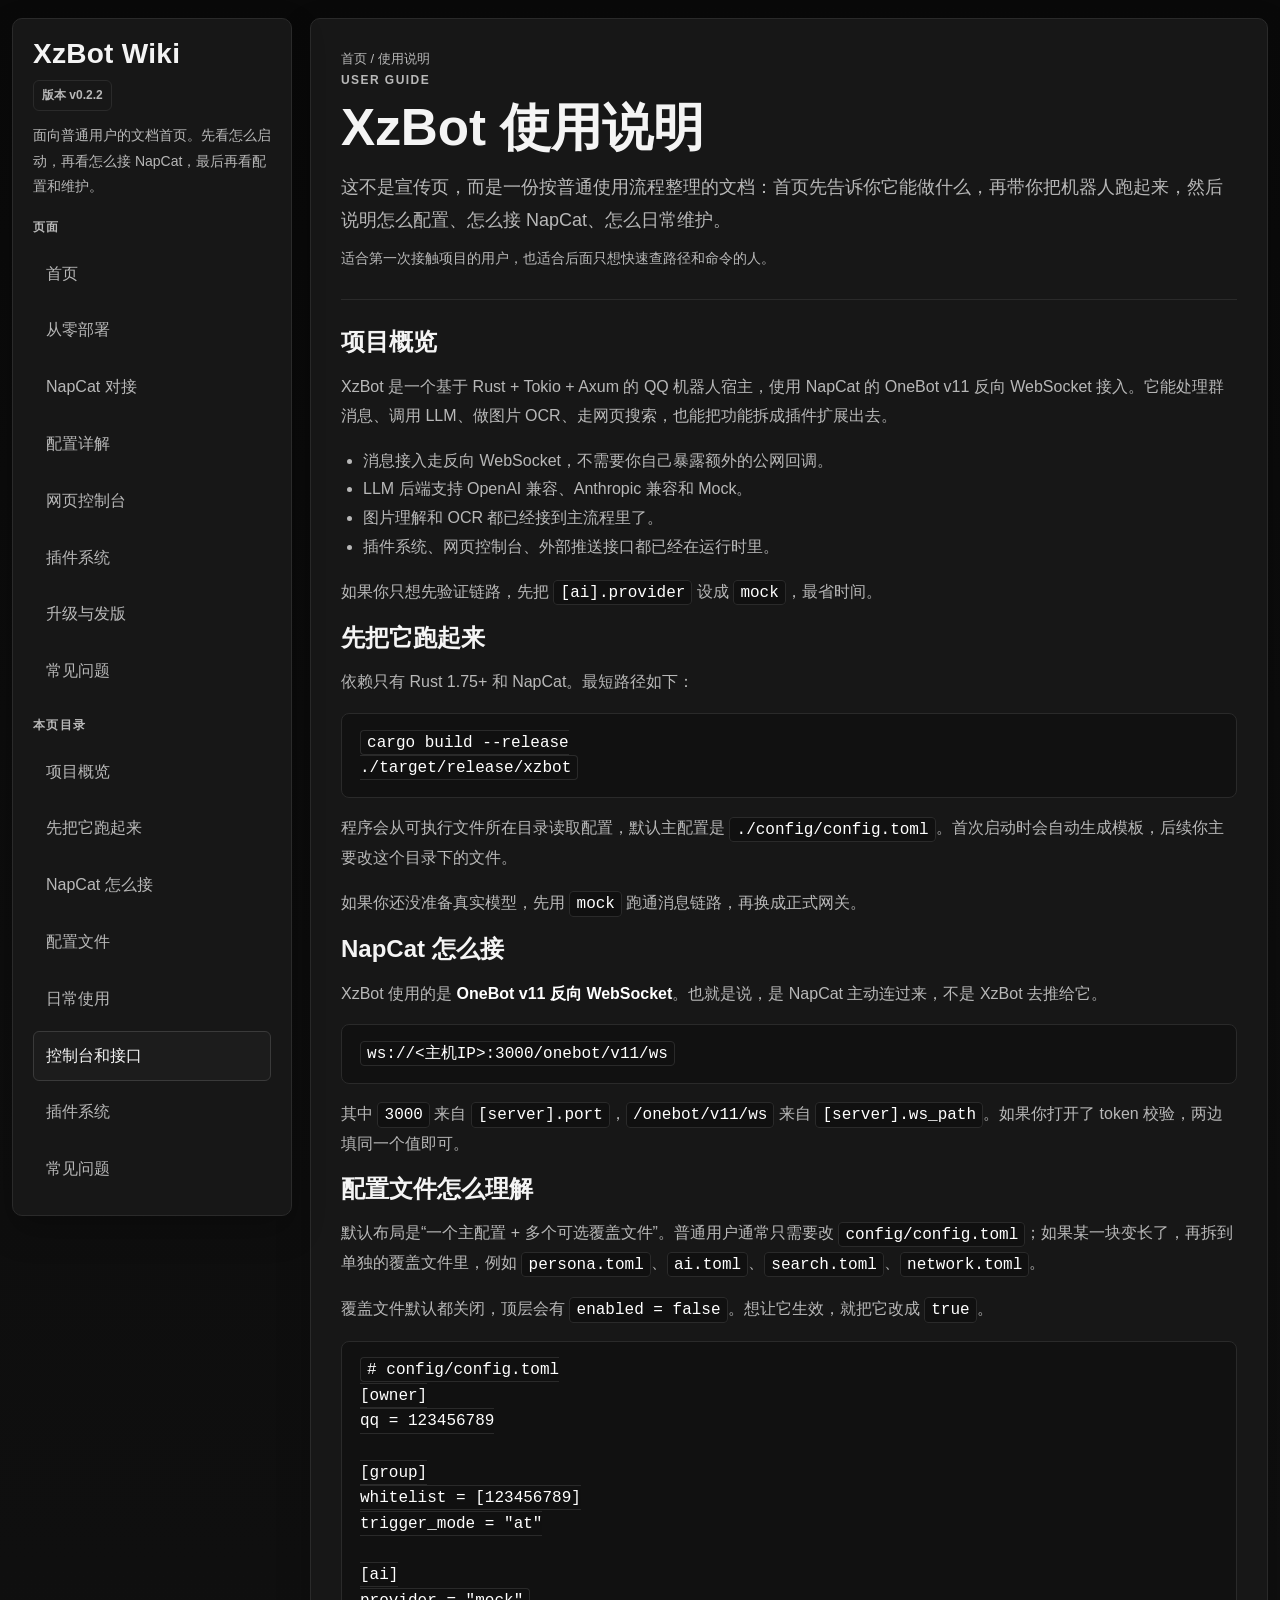
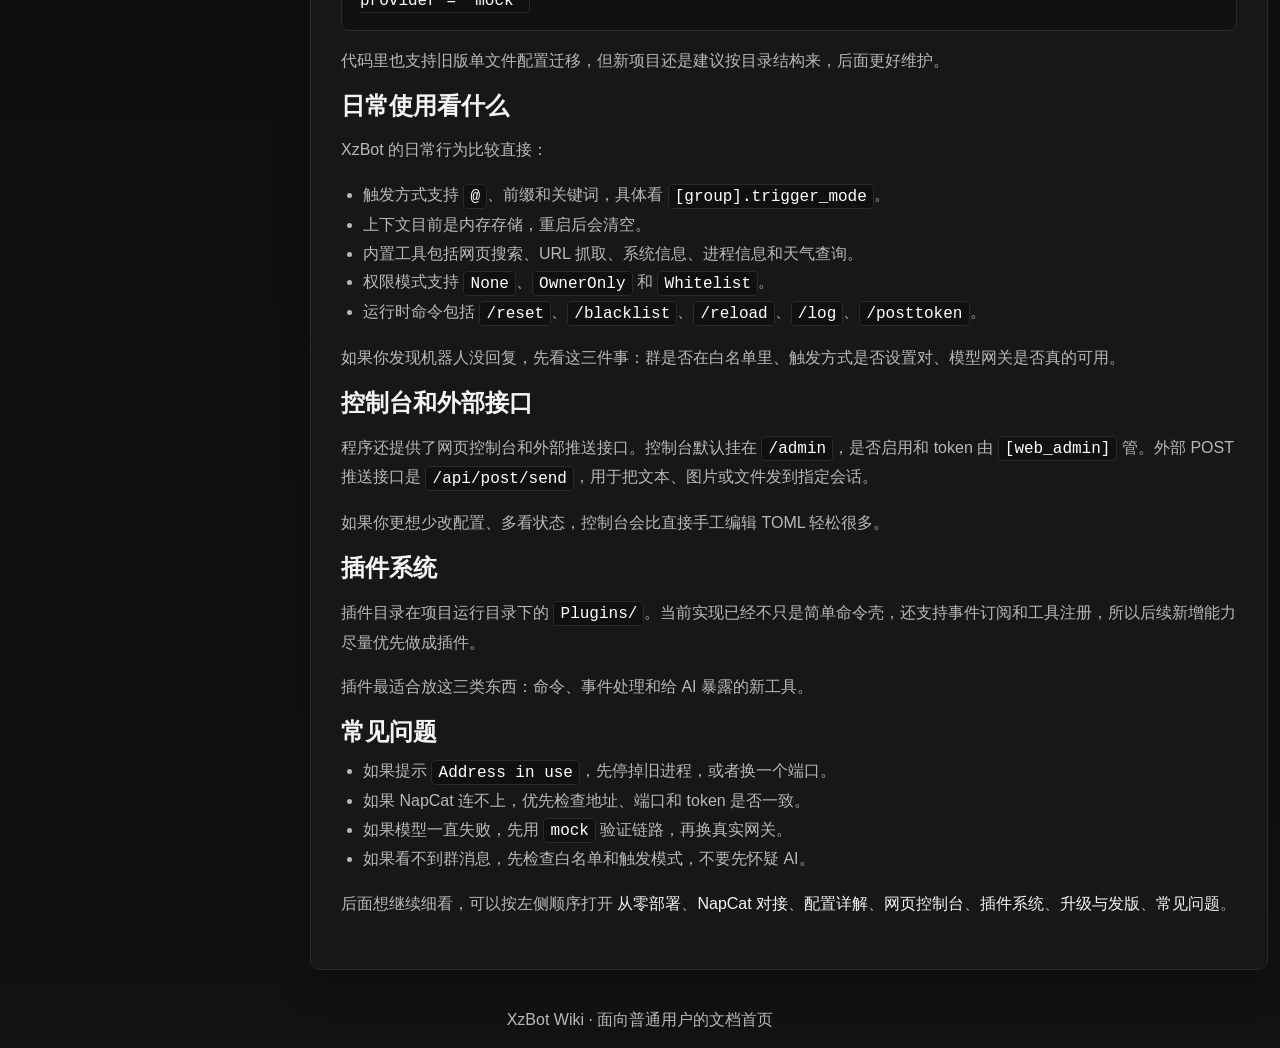
<file: docs/index.html>
<!doctype html>
<html lang="zh-CN">
<head>
  <meta charset="utf-8" />
  <meta name="viewport" content="width=device-width, initial-scale=1" />
  <title>XzBot 使用说明 · XzBot Wiki</title>
  <meta name="description" content="XzBot 面向普通用户的文档首页：先把机器人跑起来，再对接 NapCat、配置系统、查看控制台和插件。" />
  <link rel="stylesheet" href="assets/site.css" />
  <script defer src="assets/site.js"></script>
</head>
<body>
  <div class="layout">
    <aside class="sidebar">
      <div class="brand">XzBot Wiki</div>
      <div class="version">版本 v0.2.2</div>
      <div class="desc">面向普通用户的文档首页。先看怎么启动，再看怎么接 NapCat，最后再看配置和维护。</div>

      <div class="nav-title">页面</div>
      <nav class="nav-group">
        <a class="nav-link" href="index.html" data-nav="/XzBot/">首页</a>
        <a class="nav-link" href="getting-started/" data-nav="/XzBot/getting-started/">从零部署</a>
        <a class="nav-link" href="napcat/" data-nav="/XzBot/napcat/">NapCat 对接</a>
        <a class="nav-link" href="configuration/" data-nav="/XzBot/configuration/">配置详解</a>
        <a class="nav-link" href="console/" data-nav="/XzBot/console/">网页控制台</a>
        <a class="nav-link" href="plugins/" data-nav="/XzBot/plugins/">插件系统</a>
        <a class="nav-link" href="release/" data-nav="/XzBot/release/">升级与发版</a>
        <a class="nav-link" href="faq/" data-nav="/XzBot/faq/">常见问题</a>
      </nav>

      <div class="nav-title">本页目录</div>
      <nav class="nav-group">
        <a class="nav-link" href="#overview" data-section="overview">项目概览</a>
        <a class="nav-link" href="#install" data-section="install">先把它跑起来</a>
        <a class="nav-link" href="#napcat" data-section="napcat">NapCat 怎么接</a>
        <a class="nav-link" href="#config" data-section="config">配置文件</a>
        <a class="nav-link" href="#runtime" data-section="runtime">日常使用</a>
        <a class="nav-link" href="#console" data-section="console">控制台和接口</a>
        <a class="nav-link" href="#plugins" data-section="plugins">插件系统</a>
        <a class="nav-link" href="#faq" data-section="faq">常见问题</a>
      </nav>
    </aside>

    <main class="main">
      <article class="doc">
        <div class="breadcrumb">首页 / 使用说明</div>
        <div class="kicker">User Guide</div>
        <h1>XzBot 使用说明</h1>
        <p class="lead">这不是宣传页，而是一份按普通使用流程整理的文档：首页先告诉你它能做什么，再带你把机器人跑起来，然后说明怎么配置、怎么接 NapCat、怎么日常维护。</p>
        <p class="meta">适合第一次接触项目的用户，也适合后面只想快速查路径和命令的人。</p>

        <hr />

        <section>
          <h2 id="overview">项目概览</h2>
          <p>XzBot 是一个基于 Rust + Tokio + Axum 的 QQ 机器人宿主，使用 NapCat 的 OneBot v11 反向 WebSocket 接入。它能处理群消息、调用 LLM、做图片 OCR、走网页搜索，也能把功能拆成插件扩展出去。</p>
          <ul>
            <li>消息接入走反向 WebSocket，不需要你自己暴露额外的公网回调。</li>
            <li>LLM 后端支持 OpenAI 兼容、Anthropic 兼容和 Mock。</li>
            <li>图片理解和 OCR 都已经接到主流程里了。</li>
            <li>插件系统、网页控制台、外部推送接口都已经在运行时里。</li>
          </ul>
          <p>如果你只想先验证链路，先把 <code>[ai].provider</code> 设成 <code>mock</code>，最省时间。</p>
        </section>

        <section>
          <h2 id="install">先把它跑起来</h2>
          <p>依赖只有 Rust 1.75+ 和 NapCat。最短路径如下：</p>
          <pre><code>cargo build --release
./target/release/xzbot</code></pre>
          <p>程序会从可执行文件所在目录读取配置，默认主配置是 <code>./config/config.toml</code>。首次启动时会自动生成模板，后续你主要改这个目录下的文件。</p>
          <p>如果你还没准备真实模型，先用 <code>mock</code> 跑通消息链路，再换成正式网关。</p>
        </section>

        <section>
          <h2 id="napcat">NapCat 怎么接</h2>
          <p>XzBot 使用的是 <strong>OneBot v11 反向 WebSocket</strong>。也就是说，是 NapCat 主动连过来，不是 XzBot 去推给它。</p>
          <pre><code>ws://&lt;主机IP&gt;:3000/onebot/v11/ws</code></pre>
          <p>其中 <code>3000</code> 来自 <code>[server].port</code>，<code>/onebot/v11/ws</code> 来自 <code>[server].ws_path</code>。如果你打开了 token 校验，两边填同一个值即可。</p>
        </section>

        <section>
          <h2 id="config">配置文件怎么理解</h2>
          <p>默认布局是“一个主配置 + 多个可选覆盖文件”。普通用户通常只需要改 <code>config/config.toml</code>；如果某一块变长了，再拆到单独的覆盖文件里，例如 <code>persona.toml</code>、<code>ai.toml</code>、<code>search.toml</code>、<code>network.toml</code>。</p>
          <p>覆盖文件默认都关闭，顶层会有 <code>enabled = false</code>。想让它生效，就把它改成 <code>true</code>。</p>
          <pre><code># config/config.toml
[owner]
qq = 123456789

[group]
whitelist = [123456789]
trigger_mode = "at"

[ai]
provider = "mock"</code></pre>
          <p>代码里也支持旧版单文件配置迁移，但新项目还是建议按目录结构来，后面更好维护。</p>
        </section>

        <section>
          <h2 id="runtime">日常使用看什么</h2>
          <p>XzBot 的日常行为比较直接：</p>
          <ul>
            <li>触发方式支持 <code>@</code>、前缀和关键词，具体看 <code>[group].trigger_mode</code>。</li>
            <li>上下文目前是内存存储，重启后会清空。</li>
            <li>内置工具包括网页搜索、URL 抓取、系统信息、进程信息和天气查询。</li>
            <li>权限模式支持 <code>None</code>、<code>OwnerOnly</code> 和 <code>Whitelist</code>。</li>
            <li>运行时命令包括 <code>/reset</code>、<code>/blacklist</code>、<code>/reload</code>、<code>/log</code>、<code>/posttoken</code>。</li>
          </ul>
          <p>如果你发现机器人没回复，先看这三件事：群是否在白名单里、触发方式是否设置对、模型网关是否真的可用。</p>
        </section>

        <section>
          <h2 id="console">控制台和外部接口</h2>
          <p>程序还提供了网页控制台和外部推送接口。控制台默认挂在 <code>/admin</code>，是否启用和 token 由 <code>[web_admin]</code> 管。外部 POST 推送接口是 <code>/api/post/send</code>，用于把文本、图片或文件发到指定会话。</p>
          <p>如果你更想少改配置、多看状态，控制台会比直接手工编辑 TOML 轻松很多。</p>
        </section>

        <section>
          <h2 id="plugins">插件系统</h2>
          <p>插件目录在项目运行目录下的 <code>Plugins/</code>。当前实现已经不只是简单命令壳，还支持事件订阅和工具注册，所以后续新增能力尽量优先做成插件。</p>
          <p>插件最适合放这三类东西：命令、事件处理和给 AI 暴露的新工具。</p>
        </section>

        <section>
          <h2 id="faq">常见问题</h2>
          <ul>
            <li>如果提示 <code>Address in use</code>，先停掉旧进程，或者换一个端口。</li>
            <li>如果 NapCat 连不上，优先检查地址、端口和 token 是否一致。</li>
            <li>如果模型一直失败，先用 <code>mock</code> 验证链路，再换真实网关。</li>
            <li>如果看不到群消息，先检查白名单和触发模式，不要先怀疑 AI。</li>
          </ul>
          <p>后面想继续细看，可以按左侧顺序打开 <a href="getting-started/">从零部署</a>、<a href="napcat/">NapCat 对接</a>、<a href="configuration/">配置详解</a>、<a href="console/">网页控制台</a>、<a href="plugins/">插件系统</a>、<a href="release/">升级与发版</a>、<a href="faq/">常见问题</a>。</p>
        </section>
      </article>
    </main>
  </div>
  <div class="footer">XzBot Wiki · 面向普通用户的文档首页</div>
</body>
</html>
</file>
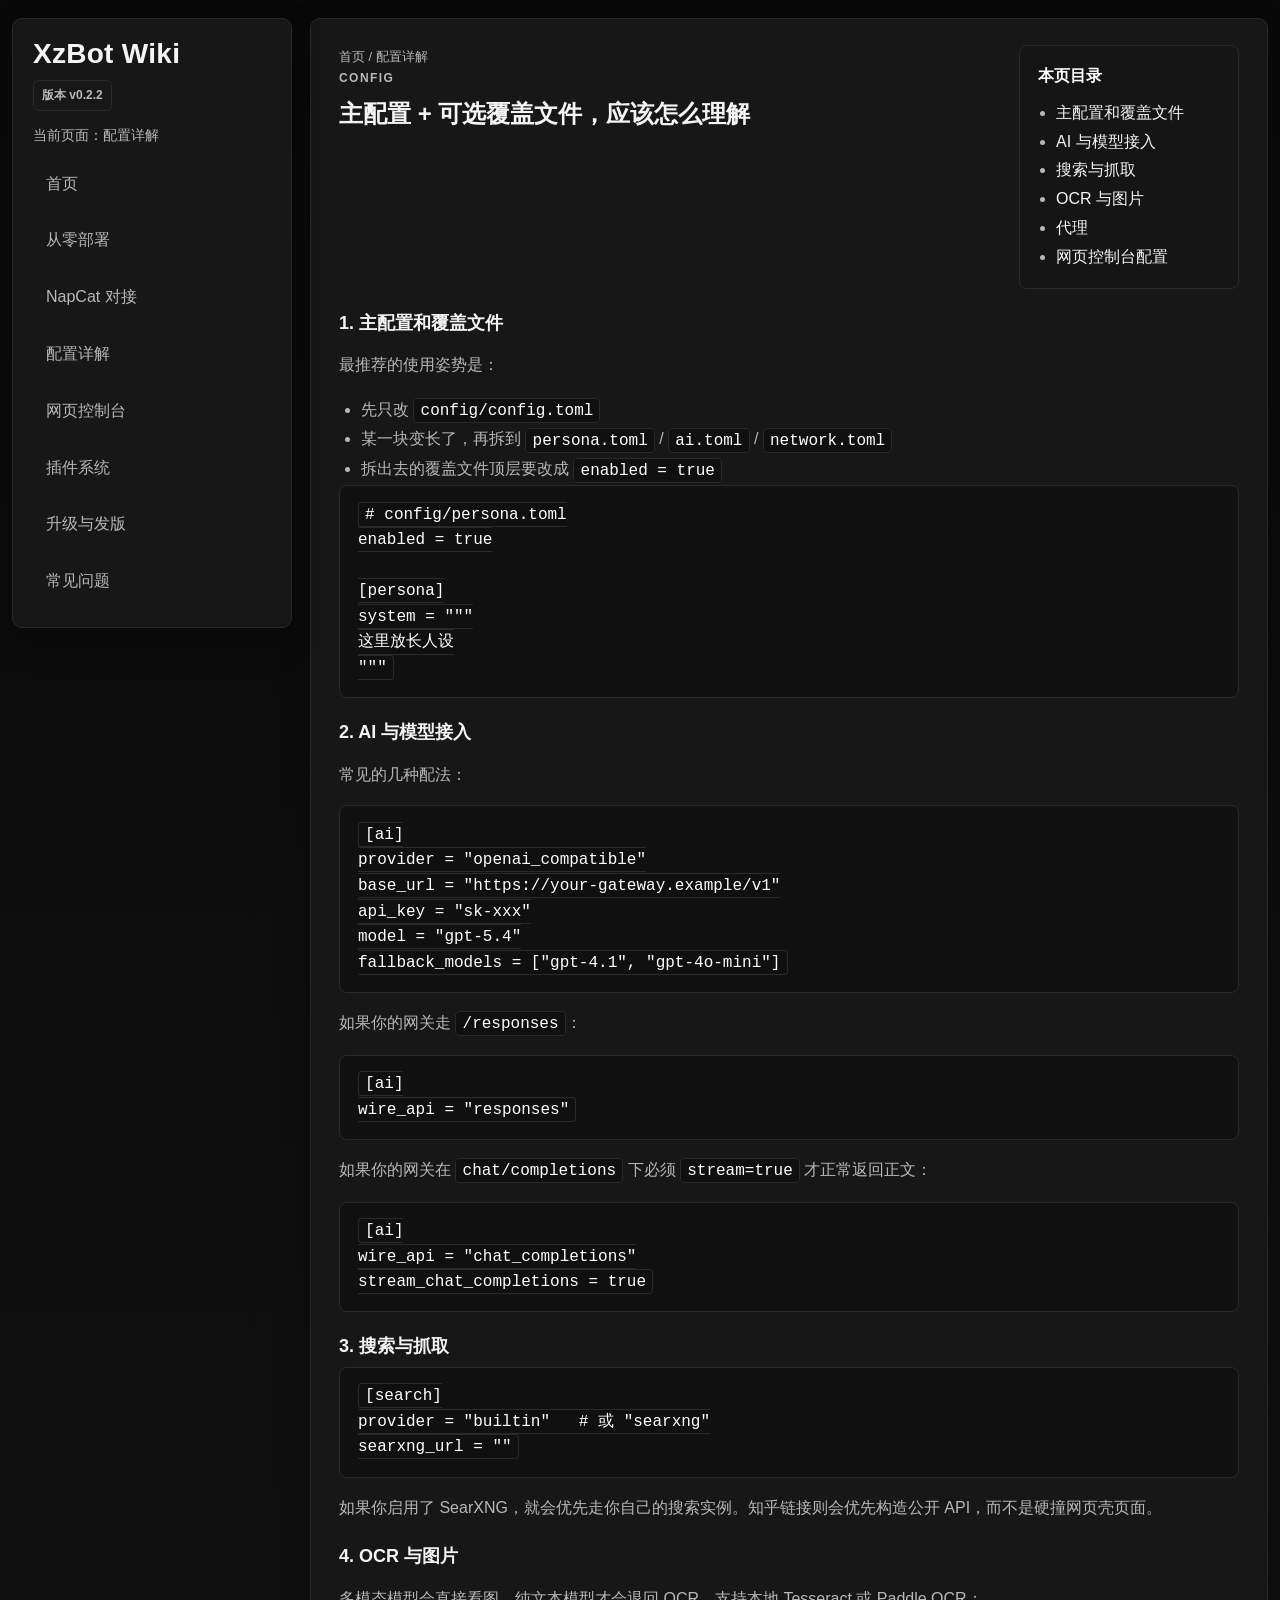
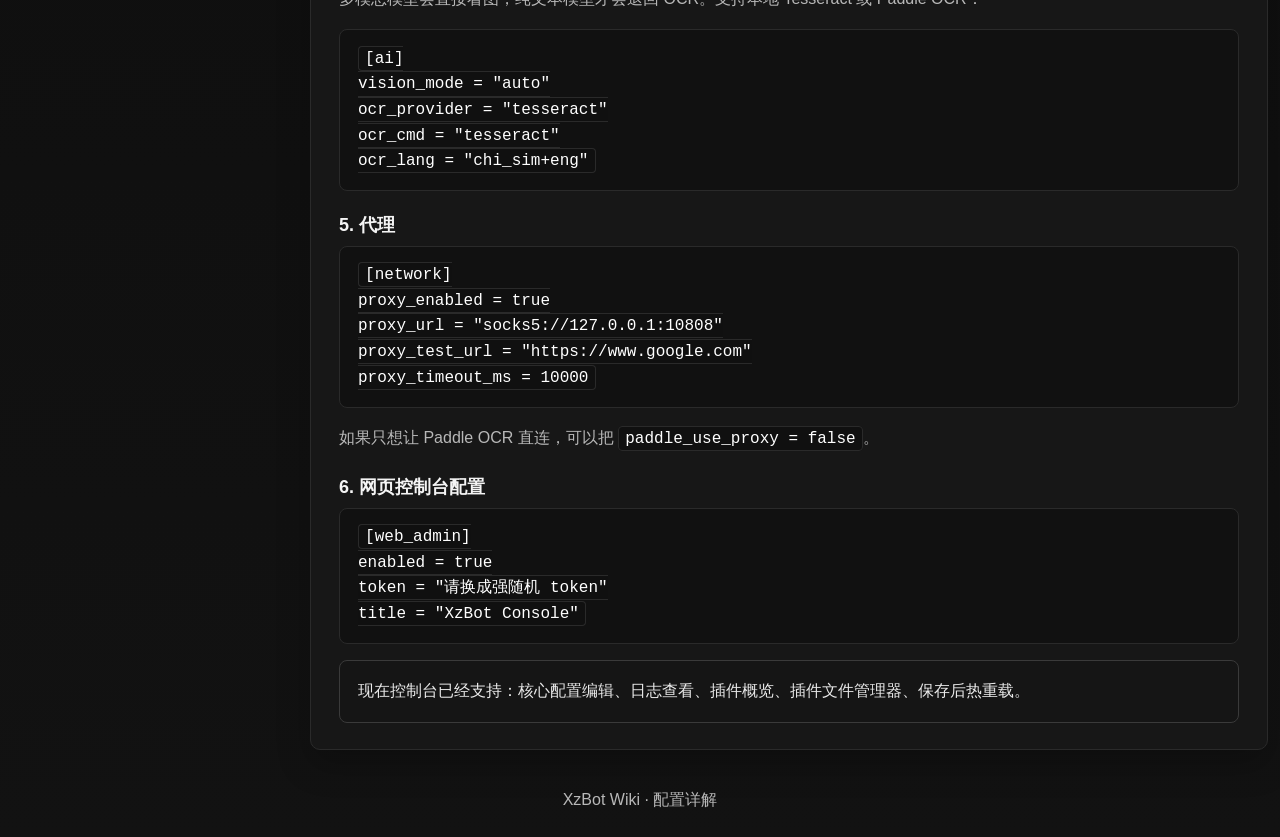
<file: docs/configuration/index.html>
<!doctype html>
<html lang="zh-CN">
<head>
  <meta charset="utf-8" />
  <meta name="viewport" content="width=device-width, initial-scale=1" />
  <title>配置详解 · XzBot Wiki</title>
  <link rel="stylesheet" href="../assets/site.css" />
  <script defer src="../assets/site.js"></script>
</head>
<body>
  <div class="layout">
    <aside class="sidebar">
      <div class="brand">XzBot Wiki</div>
      <div class="version">版本 v0.2.2</div>
      <div class="desc">当前页面：配置详解</div>
      <nav class="nav-group">
        <a class="nav-link" href="../">首页</a>
        <a class="nav-link" href="../getting-started/">从零部署</a>
        <a class="nav-link" href="../napcat/">NapCat 对接</a>
        <a class="nav-link" href="./" data-nav="/XzBot/configuration/">配置详解</a>
        <a class="nav-link" href="../console/">网页控制台</a>
        <a class="nav-link" href="../plugins/">插件系统</a>
        <a class="nav-link" href="../release/">升级与发版</a>
        <a class="nav-link" href="../faq/">常见问题</a>
      </nav>
    </aside>
    <main class="main">
      <section class="panel">
        <div class="page-head">
          <div>
            <div class="breadcrumb">首页 / 配置详解</div>
            <div class="kicker">Config</div>
            <h2>主配置 + 可选覆盖文件，应该怎么理解</h2>
          </div>
          <div class="toc">
            <strong>本页目录</strong>
            <ul>
              <li><a href="#main">主配置和覆盖文件</a></li>
              <li><a href="#ai">AI 与模型接入</a></li>
              <li><a href="#search">搜索与抓取</a></li>
              <li><a href="#ocr">OCR 与图片</a></li>
              <li><a href="#network">代理</a></li>
              <li><a href="#web-admin">网页控制台配置</a></li>
            </ul>
          </div>
        </div>

        <h3 id="main">1. 主配置和覆盖文件</h3>
        <p>最推荐的使用姿势是：</p>
        <ul>
          <li>先只改 <code>config/config.toml</code></li>
          <li>某一块变长了，再拆到 <code>persona.toml</code> / <code>ai.toml</code> / <code>network.toml</code></li>
          <li>拆出去的覆盖文件顶层要改成 <code>enabled = true</code></li>
        </ul>
        <pre><code># config/persona.toml
enabled = true

[persona]
system = """
这里放长人设
"""</code></pre>

        <h3 id="ai">2. AI 与模型接入</h3>
        <p>常见的几种配法：</p>
        <pre><code>[ai]
provider = "openai_compatible"
base_url = "https://your-gateway.example/v1"
api_key = "sk-xxx"
model = "gpt-5.4"
fallback_models = ["gpt-4.1", "gpt-4o-mini"]</code></pre>
        <p>如果你的网关走 <code>/responses</code>：</p>
        <pre><code>[ai]
wire_api = "responses"</code></pre>
        <p>如果你的网关在 <code>chat/completions</code> 下必须 <code>stream=true</code> 才正常返回正文：</p>
        <pre><code>[ai]
wire_api = "chat_completions"
stream_chat_completions = true</code></pre>

        <h3 id="search">3. 搜索与抓取</h3>
        <pre><code>[search]
provider = "builtin"   # 或 "searxng"
searxng_url = ""</code></pre>
        <p>如果你启用了 SearXNG，就会优先走你自己的搜索实例。知乎链接则会优先构造公开 API，而不是硬撞网页壳页面。</p>

        <h3 id="ocr">4. OCR 与图片</h3>
        <p>多模态模型会直接看图，纯文本模型才会退回 OCR。支持本地 Tesseract 或 Paddle OCR：</p>
        <pre><code>[ai]
vision_mode = "auto"
ocr_provider = "tesseract"
ocr_cmd = "tesseract"
ocr_lang = "chi_sim+eng"</code></pre>

        <h3 id="network">5. 代理</h3>
        <pre><code>[network]
proxy_enabled = true
proxy_url = "socks5://127.0.0.1:10808"
proxy_test_url = "https://www.google.com"
proxy_timeout_ms = 10000</code></pre>
        <p>如果只想让 Paddle OCR 直连，可以把 <code>paddle_use_proxy = false</code>。</p>

        <h3 id="web-admin">6. 网页控制台配置</h3>
        <pre><code>[web_admin]
enabled = true
token = "请换成强随机 token"
title = "XzBot Console"</code></pre>
        <div class="callout">现在控制台已经支持：核心配置编辑、日志查看、插件概览、插件文件管理器、保存后热重载。</div>
      </section>
    </main>
  </div>
  <div class="footer">XzBot Wiki · 配置详解</div>
</body>
</html>
</file>
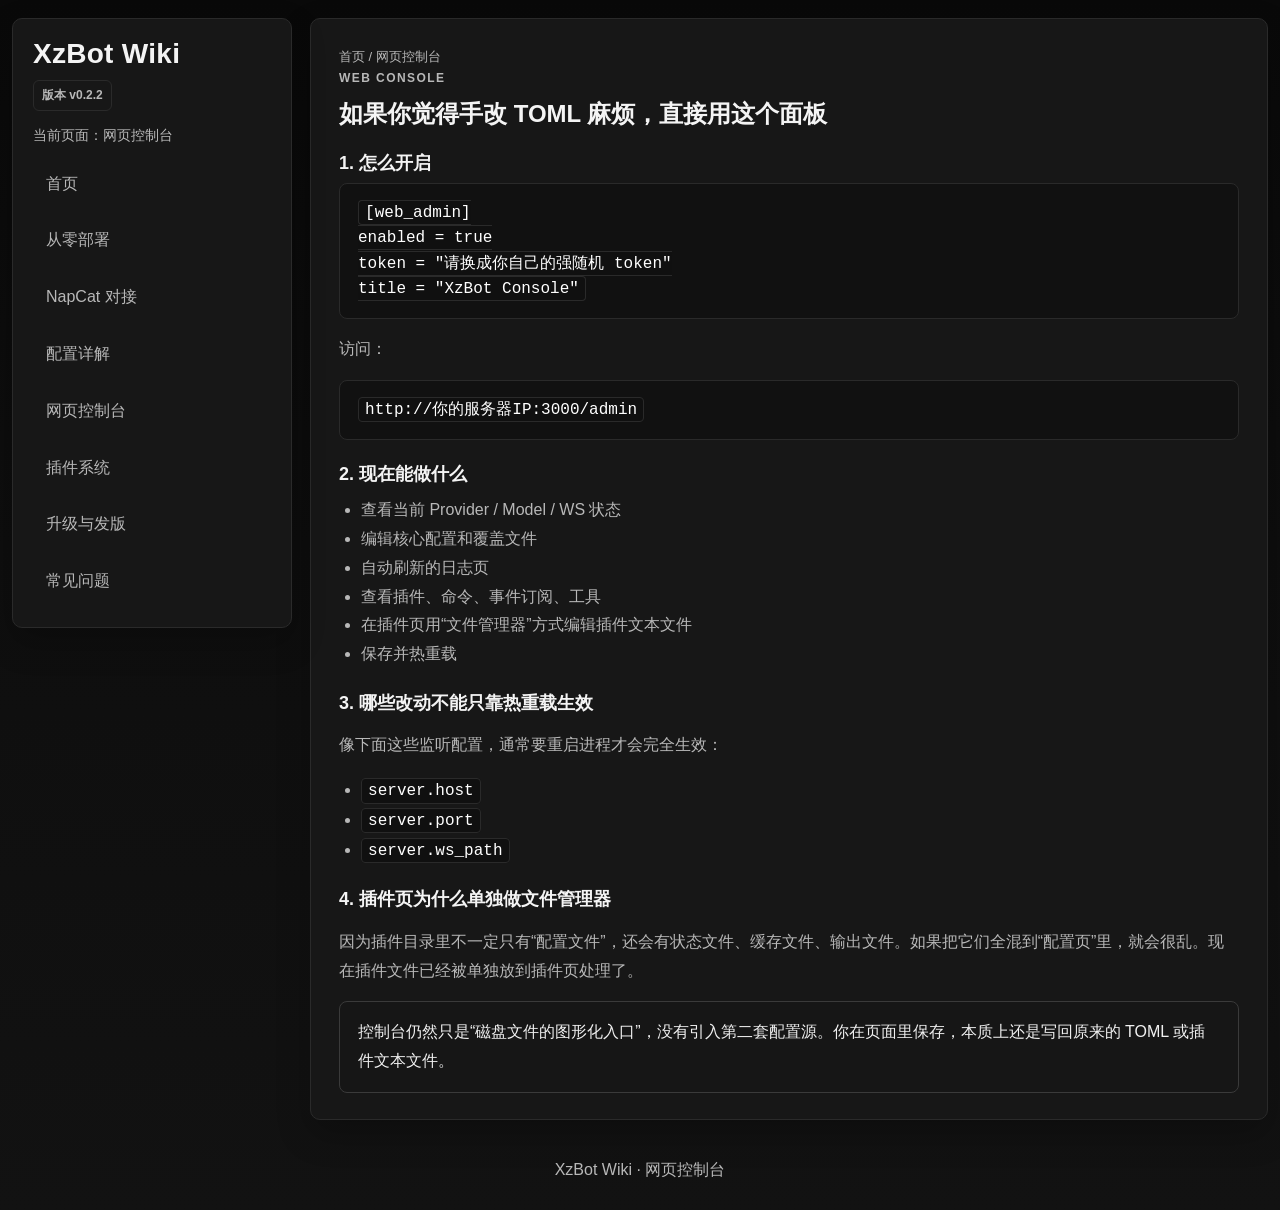
<file: docs/console/index.html>
<!doctype html>
<html lang="zh-CN">
<head>
  <meta charset="utf-8" />
  <meta name="viewport" content="width=device-width, initial-scale=1" />
  <title>网页控制台 · XzBot Wiki</title>
  <link rel="stylesheet" href="../assets/site.css" />
  <script defer src="../assets/site.js"></script>
</head>
<body>
  <div class="layout">
    <aside class="sidebar">
      <div class="brand">XzBot Wiki</div>
      <div class="version">版本 v0.2.2</div>
      <div class="desc">当前页面：网页控制台</div>
      <nav class="nav-group">
        <a class="nav-link" href="../">首页</a>
        <a class="nav-link" href="../getting-started/">从零部署</a>
        <a class="nav-link" href="../napcat/">NapCat 对接</a>
        <a class="nav-link" href="../configuration/">配置详解</a>
        <a class="nav-link" href="./" data-nav="/XzBot/console/">网页控制台</a>
        <a class="nav-link" href="../plugins/">插件系统</a>
        <a class="nav-link" href="../release/">升级与发版</a>
        <a class="nav-link" href="../faq/">常见问题</a>
      </nav>
    </aside>
    <main class="main">
      <section class="panel">
        <div class="breadcrumb">首页 / 网页控制台</div>
        <div class="kicker">Web Console</div>
        <h2>如果你觉得手改 TOML 麻烦，直接用这个面板</h2>
        <h3>1. 怎么开启</h3>
        <pre><code>[web_admin]
enabled = true
token = "请换成你自己的强随机 token"
title = "XzBot Console"</code></pre>
        <p>访问：</p>
        <pre><code>http://你的服务器IP:3000/admin</code></pre>

        <h3>2. 现在能做什么</h3>
        <ul>
          <li>查看当前 Provider / Model / WS 状态</li>
          <li>编辑核心配置和覆盖文件</li>
          <li>自动刷新的日志页</li>
          <li>查看插件、命令、事件订阅、工具</li>
          <li>在插件页用“文件管理器”方式编辑插件文本文件</li>
          <li>保存并热重载</li>
        </ul>

        <h3>3. 哪些改动不能只靠热重载生效</h3>
        <p>像下面这些监听配置，通常要重启进程才会完全生效：</p>
        <ul>
          <li><code>server.host</code></li>
          <li><code>server.port</code></li>
          <li><code>server.ws_path</code></li>
        </ul>

        <h3>4. 插件页为什么单独做文件管理器</h3>
        <p>因为插件目录里不一定只有“配置文件”，还会有状态文件、缓存文件、输出文件。如果把它们全混到“配置页”里，就会很乱。现在插件文件已经被单独放到插件页处理了。</p>

        <div class="callout warn">控制台仍然只是“磁盘文件的图形化入口”，没有引入第二套配置源。你在页面里保存，本质上还是写回原来的 TOML 或插件文本文件。</div>
      </section>
    </main>
  </div>
  <div class="footer">XzBot Wiki · 网页控制台</div>
</body>
</html>
</file>
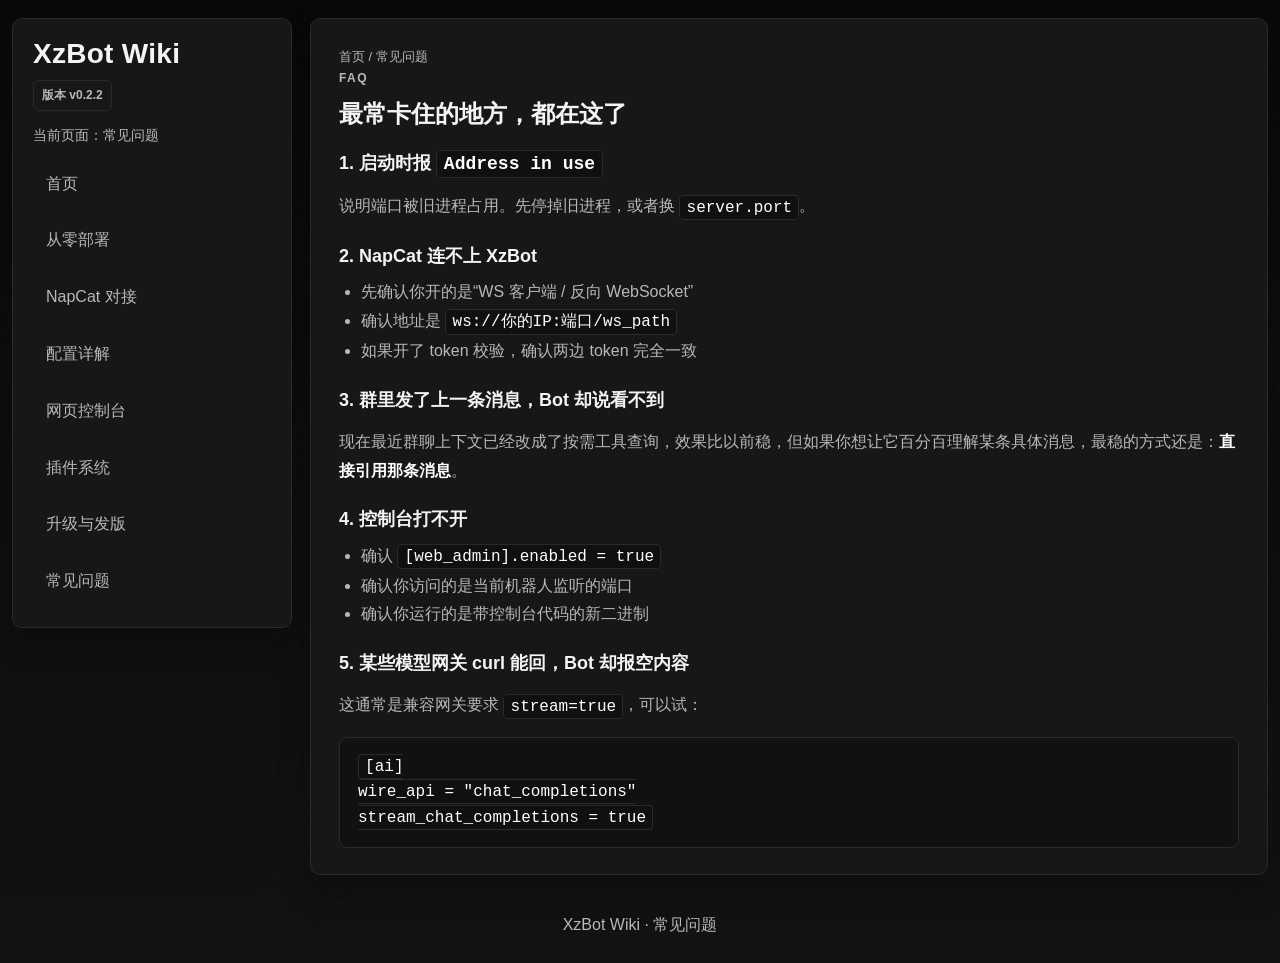
<file: docs/faq/index.html>
<!doctype html>
<html lang="zh-CN">
<head>
  <meta charset="utf-8" />
  <meta name="viewport" content="width=device-width, initial-scale=1" />
  <title>常见问题 · XzBot Wiki</title>
  <link rel="stylesheet" href="../assets/site.css" />
  <script defer src="../assets/site.js"></script>
</head>
<body>
  <div class="layout">
    <aside class="sidebar">
      <div class="brand">XzBot Wiki</div>
      <div class="version">版本 v0.2.2</div>
      <div class="desc">当前页面：常见问题</div>
      <nav class="nav-group">
        <a class="nav-link" href="../">首页</a>
        <a class="nav-link" href="../getting-started/">从零部署</a>
        <a class="nav-link" href="../napcat/">NapCat 对接</a>
        <a class="nav-link" href="../configuration/">配置详解</a>
        <a class="nav-link" href="../console/">网页控制台</a>
        <a class="nav-link" href="../plugins/">插件系统</a>
        <a class="nav-link" href="../release/">升级与发版</a>
        <a class="nav-link" href="./" data-nav="/XzBot/faq/">常见问题</a>
      </nav>
    </aside>
    <main class="main">
      <section class="panel">
        <div class="breadcrumb">首页 / 常见问题</div>
        <div class="kicker">FAQ</div>
        <h2>最常卡住的地方，都在这了</h2>
        <h3>1. 启动时报 <code>Address in use</code></h3>
        <p>说明端口被旧进程占用。先停掉旧进程，或者换 <code>server.port</code>。</p>

        <h3>2. NapCat 连不上 XzBot</h3>
        <ul>
          <li>先确认你开的是“WS 客户端 / 反向 WebSocket”</li>
          <li>确认地址是 <code>ws://你的IP:端口/ws_path</code></li>
          <li>如果开了 token 校验，确认两边 token 完全一致</li>
        </ul>

        <h3>3. 群里发了上一条消息，Bot 却说看不到</h3>
        <p>现在最近群聊上下文已经改成了按需工具查询，效果比以前稳，但如果你想让它百分百理解某条具体消息，最稳的方式还是：<strong>直接引用那条消息</strong>。</p>

        <h3>4. 控制台打不开</h3>
        <ul>
          <li>确认 <code>[web_admin].enabled = true</code></li>
          <li>确认你访问的是当前机器人监听的端口</li>
          <li>确认你运行的是带控制台代码的新二进制</li>
        </ul>

        <h3>5. 某些模型网关 curl 能回，Bot 却报空内容</h3>
        <p>这通常是兼容网关要求 <code>stream=true</code>，可以试：</p>
        <pre><code>[ai]
wire_api = "chat_completions"
stream_chat_completions = true</code></pre>
      </section>
    </main>
  </div>
  <div class="footer">XzBot Wiki · 常见问题</div>
</body>
</html>
</file>
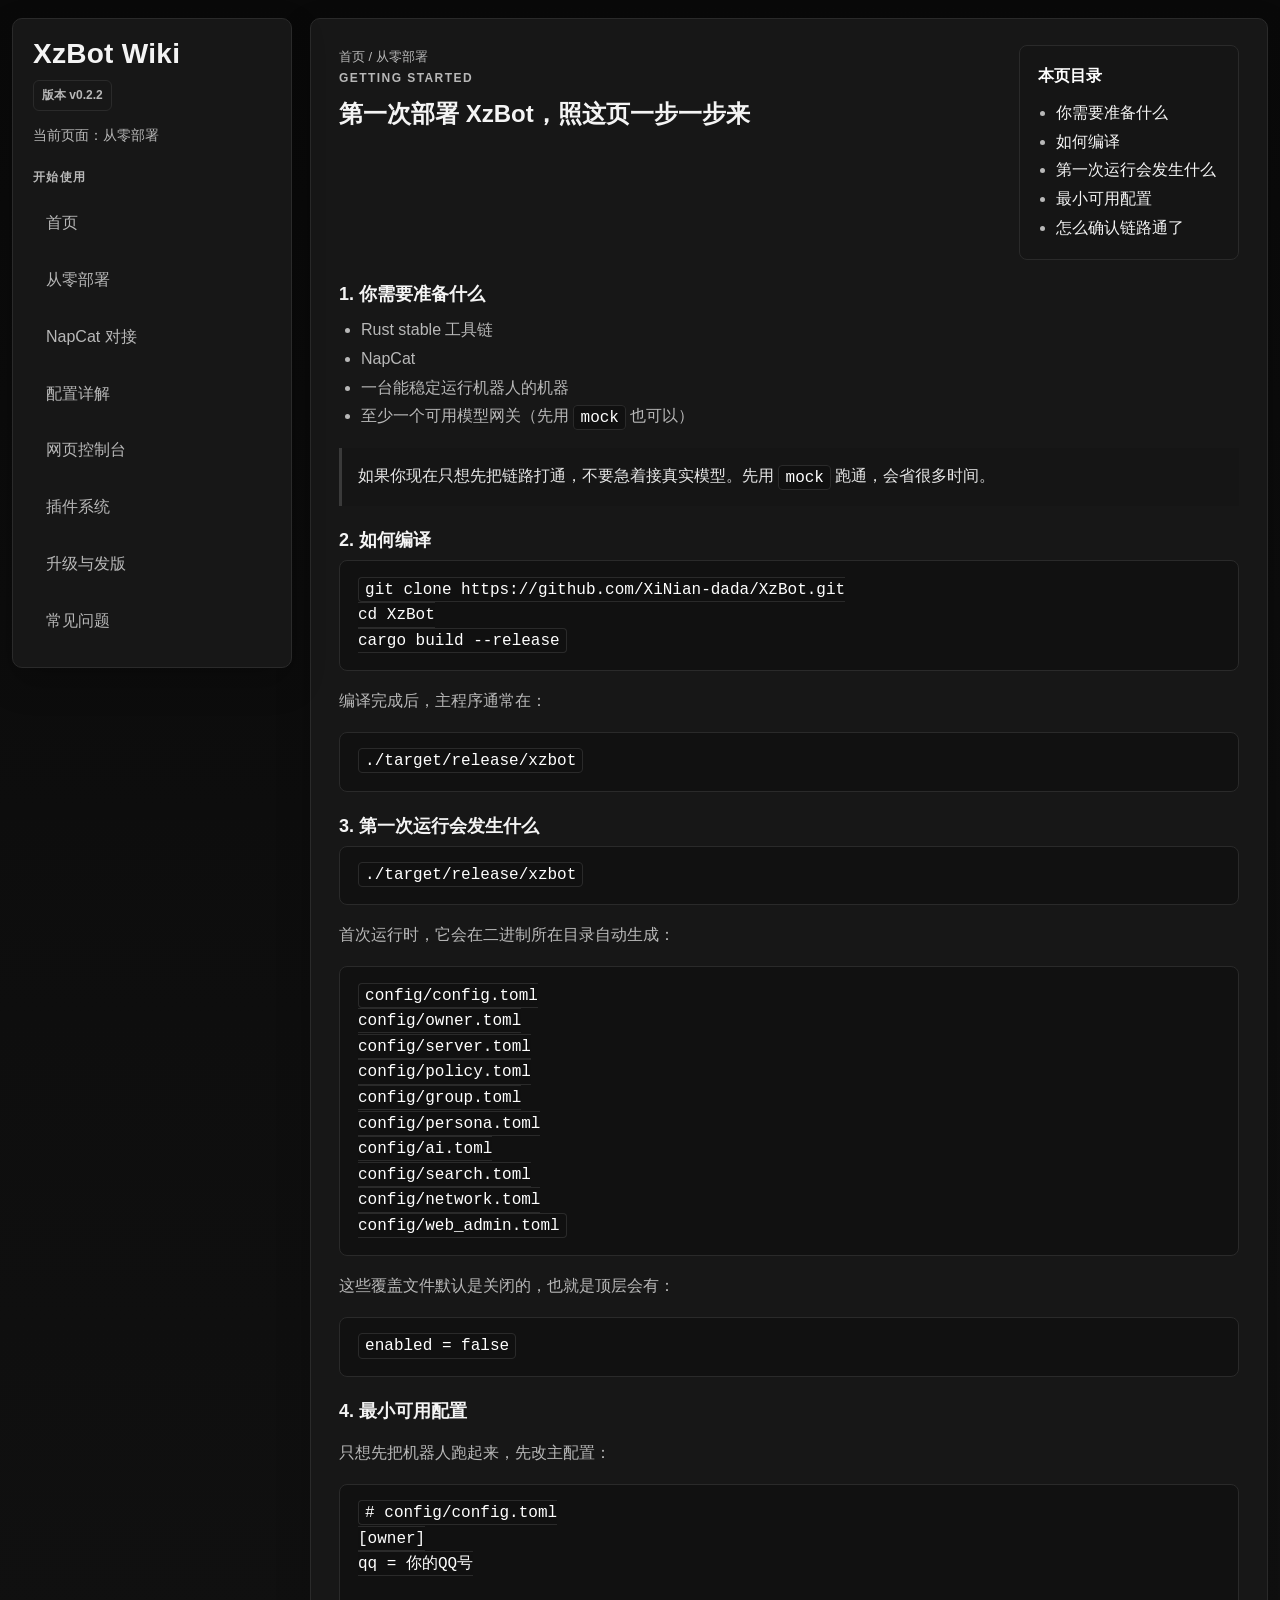
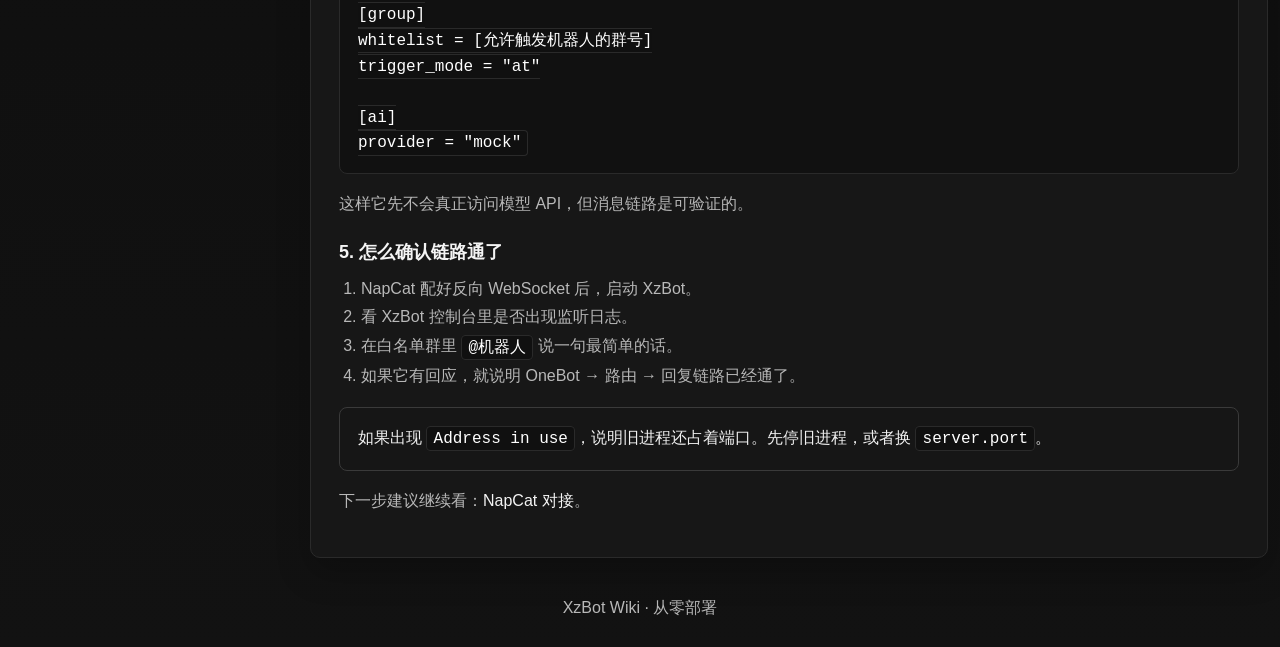
<file: docs/getting-started/index.html>
<!doctype html>
<html lang="zh-CN">
<head>
  <meta charset="utf-8" />
  <meta name="viewport" content="width=device-width, initial-scale=1" />
  <title>从零部署 · XzBot Wiki</title>
  <link rel="stylesheet" href="../assets/site.css" />
  <script defer src="../assets/site.js"></script>
</head>
<body>
  <div class="layout">
    <aside class="sidebar">
      <div class="brand">XzBot Wiki</div>
      <div class="version">版本 v0.2.2</div>
      <div class="desc">当前页面：从零部署</div>
      <div class="nav-title">开始使用</div>
      <nav class="nav-group">
        <a class="nav-link" href="../">首页</a>
        <a class="nav-link" href="./" data-nav="/XzBot/getting-started/">从零部署</a>
        <a class="nav-link" href="../napcat/" data-nav="/XzBot/napcat/">NapCat 对接</a>
        <a class="nav-link" href="../configuration/" data-nav="/XzBot/configuration/">配置详解</a>
        <a class="nav-link" href="../console/" data-nav="/XzBot/console/">网页控制台</a>
        <a class="nav-link" href="../plugins/" data-nav="/XzBot/plugins/">插件系统</a>
        <a class="nav-link" href="../release/" data-nav="/XzBot/release/">升级与发版</a>
        <a class="nav-link" href="../faq/" data-nav="/XzBot/faq/">常见问题</a>
      </nav>
    </aside>
    <main class="main">
      <section class="panel">
        <div class="page-head">
          <div>
            <div class="breadcrumb">首页 / 从零部署</div>
            <div class="kicker">Getting Started</div>
            <h2>第一次部署 XzBot，照这页一步一步来</h2>
          </div>
          <div class="toc">
            <strong>本页目录</strong>
            <ul>
              <li><a href="#need">你需要准备什么</a></li>
              <li><a href="#build">如何编译</a></li>
              <li><a href="#first-run">第一次运行会发生什么</a></li>
              <li><a href="#minimum-config">最小可用配置</a></li>
              <li><a href="#verify">怎么确认链路通了</a></li>
            </ul>
          </div>
        </div>
        <h3 id="need">1. 你需要准备什么</h3>
        <ul>
          <li>Rust stable 工具链</li>
          <li>NapCat</li>
          <li>一台能稳定运行机器人的机器</li>
          <li>至少一个可用模型网关（先用 <code>mock</code> 也可以）</li>
        </ul>
        <blockquote>如果你现在只想先把链路打通，不要急着接真实模型。先用 <code>mock</code> 跑通，会省很多时间。</blockquote>

        <h3 id="build">2. 如何编译</h3>
        <pre><code>git clone https://github.com/XiNian-dada/XzBot.git
cd XzBot
cargo build --release</code></pre>
        <p>编译完成后，主程序通常在：</p>
        <pre><code>./target/release/xzbot</code></pre>

        <h3 id="first-run">3. 第一次运行会发生什么</h3>
        <pre><code>./target/release/xzbot</code></pre>
        <p>首次运行时，它会在二进制所在目录自动生成：</p>
        <pre><code>config/config.toml
config/owner.toml
config/server.toml
config/policy.toml
config/group.toml
config/persona.toml
config/ai.toml
config/search.toml
config/network.toml
config/web_admin.toml</code></pre>
        <p>这些覆盖文件默认是关闭的，也就是顶层会有：</p>
        <pre><code>enabled = false</code></pre>

        <h3 id="minimum-config">4. 最小可用配置</h3>
        <p>只想先把机器人跑起来，先改主配置：</p>
        <pre><code># config/config.toml
[owner]
qq = 你的QQ号

[group]
whitelist = [允许触发机器人的群号]
trigger_mode = "at"

[ai]
provider = "mock"</code></pre>
        <p>这样它先不会真正访问模型 API，但消息链路是可验证的。</p>

        <h3 id="verify">5. 怎么确认链路通了</h3>
        <ol>
          <li>NapCat 配好反向 WebSocket 后，启动 XzBot。</li>
          <li>看 XzBot 控制台里是否出现监听日志。</li>
          <li>在白名单群里 <code>@机器人</code> 说一句最简单的话。</li>
          <li>如果它有回应，就说明 OneBot → 路由 → 回复链路已经通了。</li>
        </ol>
        <div class="callout warn">如果出现 <code>Address in use</code>，说明旧进程还占着端口。先停旧进程，或者换 <code>server.port</code>。</div>
        <p>下一步建议继续看：<a href="../napcat/">NapCat 对接</a>。</p>
      </section>
    </main>
  </div>
  <div class="footer">XzBot Wiki · 从零部署</div>
</body>
</html>
</file>
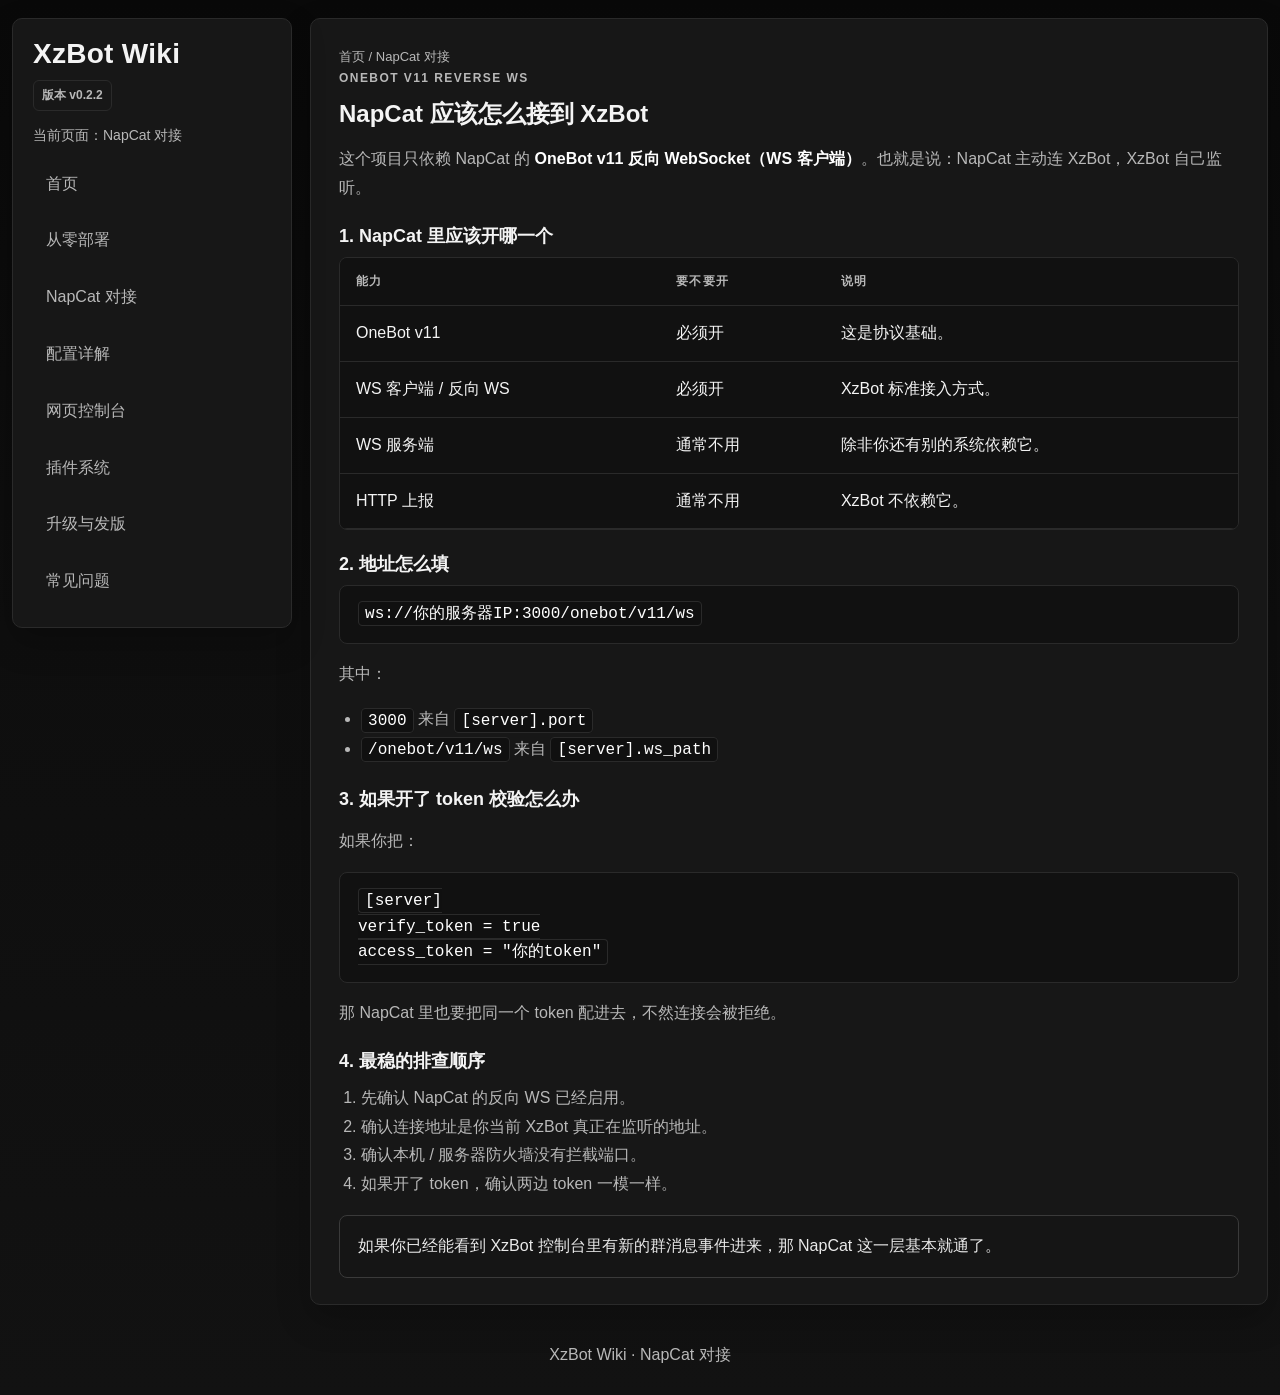
<file: docs/napcat/index.html>
<!doctype html>
<html lang="zh-CN">
<head>
  <meta charset="utf-8" />
  <meta name="viewport" content="width=device-width, initial-scale=1" />
  <title>NapCat 对接 · XzBot Wiki</title>
  <link rel="stylesheet" href="../assets/site.css" />
  <script defer src="../assets/site.js"></script>
</head>
<body>
  <div class="layout">
    <aside class="sidebar">
      <div class="brand">XzBot Wiki</div>
      <div class="version">版本 v0.2.2</div>
      <div class="desc">当前页面：NapCat 对接</div>
      <nav class="nav-group">
        <a class="nav-link" href="../">首页</a>
        <a class="nav-link" href="../getting-started/">从零部署</a>
        <a class="nav-link" href="./" data-nav="/XzBot/napcat/">NapCat 对接</a>
        <a class="nav-link" href="../configuration/">配置详解</a>
        <a class="nav-link" href="../console/">网页控制台</a>
        <a class="nav-link" href="../plugins/">插件系统</a>
        <a class="nav-link" href="../release/">升级与发版</a>
        <a class="nav-link" href="../faq/">常见问题</a>
      </nav>
    </aside>
    <main class="main">
      <section class="panel">
        <div class="breadcrumb">首页 / NapCat 对接</div>
        <div class="kicker">OneBot v11 Reverse WS</div>
        <h2>NapCat 应该怎么接到 XzBot</h2>
        <p>这个项目只依赖 NapCat 的 <strong>OneBot v11 反向 WebSocket（WS 客户端）</strong>。也就是说：NapCat 主动连 XzBot，XzBot 自己监听。</p>

        <h3>1. NapCat 里应该开哪一个</h3>
        <div class="table-wrap">
          <table>
            <thead><tr><th>能力</th><th>要不要开</th><th>说明</th></tr></thead>
            <tbody>
              <tr><td>OneBot v11</td><td>必须开</td><td>这是协议基础。</td></tr>
              <tr><td>WS 客户端 / 反向 WS</td><td>必须开</td><td>XzBot 标准接入方式。</td></tr>
              <tr><td>WS 服务端</td><td>通常不用</td><td>除非你还有别的系统依赖它。</td></tr>
              <tr><td>HTTP 上报</td><td>通常不用</td><td>XzBot 不依赖它。</td></tr>
            </tbody>
          </table>
        </div>

        <h3>2. 地址怎么填</h3>
        <pre><code>ws://你的服务器IP:3000/onebot/v11/ws</code></pre>
        <p>其中：</p>
        <ul>
          <li><code>3000</code> 来自 <code>[server].port</code></li>
          <li><code>/onebot/v11/ws</code> 来自 <code>[server].ws_path</code></li>
        </ul>

        <h3>3. 如果开了 token 校验怎么办</h3>
        <p>如果你把：</p>
        <pre><code>[server]
verify_token = true
access_token = "你的token"</code></pre>
        <p>那 NapCat 里也要把同一个 token 配进去，不然连接会被拒绝。</p>

        <h3>4. 最稳的排查顺序</h3>
        <ol>
          <li>先确认 NapCat 的反向 WS 已经启用。</li>
          <li>确认连接地址是你当前 XzBot 真正在监听的地址。</li>
          <li>确认本机 / 服务器防火墙没有拦截端口。</li>
          <li>如果开了 token，确认两边 token 一模一样。</li>
        </ol>

        <div class="callout">如果你已经能看到 XzBot 控制台里有新的群消息事件进来，那 NapCat 这一层基本就通了。</div>
      </section>
    </main>
  </div>
  <div class="footer">XzBot Wiki · NapCat 对接</div>
</body>
</html>
</file>
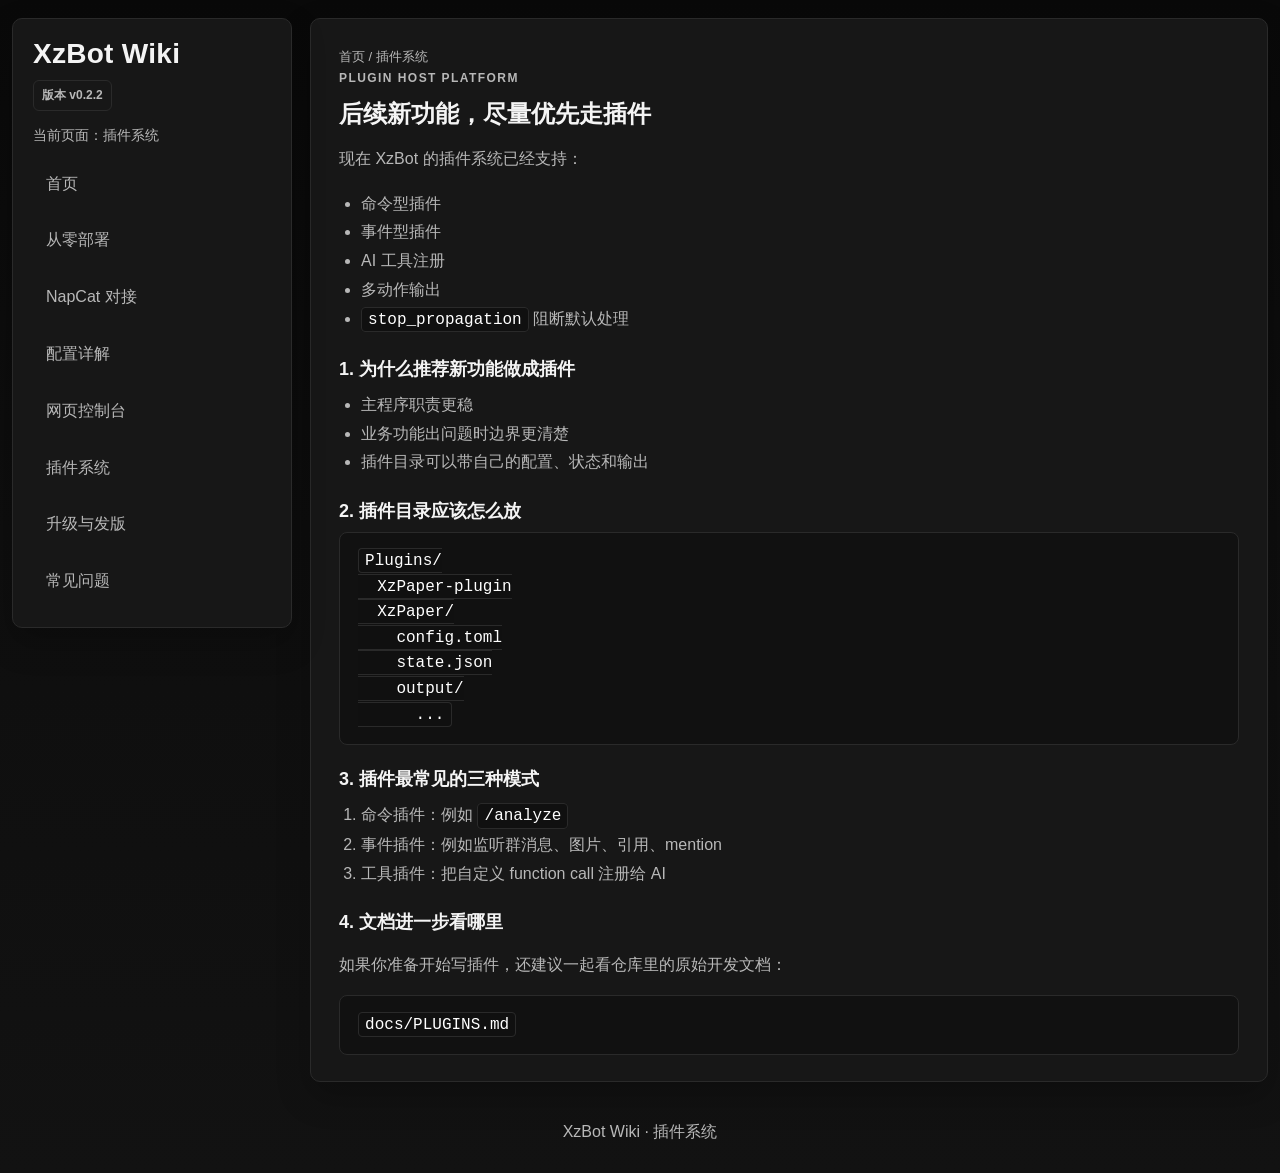
<file: docs/plugins/index.html>
<!doctype html>
<html lang="zh-CN">
<head>
  <meta charset="utf-8" />
  <meta name="viewport" content="width=device-width, initial-scale=1" />
  <title>插件系统 · XzBot Wiki</title>
  <link rel="stylesheet" href="../assets/site.css" />
  <script defer src="../assets/site.js"></script>
</head>
<body>
  <div class="layout">
    <aside class="sidebar">
      <div class="brand">XzBot Wiki</div>
      <div class="version">版本 v0.2.2</div>
      <div class="desc">当前页面：插件系统</div>
      <nav class="nav-group">
        <a class="nav-link" href="../">首页</a>
        <a class="nav-link" href="../getting-started/">从零部署</a>
        <a class="nav-link" href="../napcat/">NapCat 对接</a>
        <a class="nav-link" href="../configuration/">配置详解</a>
        <a class="nav-link" href="../console/">网页控制台</a>
        <a class="nav-link" href="./" data-nav="/XzBot/plugins/">插件系统</a>
        <a class="nav-link" href="../release/">升级与发版</a>
        <a class="nav-link" href="../faq/">常见问题</a>
      </nav>
    </aside>
    <main class="main">
      <section class="panel">
        <div class="breadcrumb">首页 / 插件系统</div>
        <div class="kicker">Plugin Host Platform</div>
        <h2>后续新功能，尽量优先走插件</h2>
        <p>现在 XzBot 的插件系统已经支持：</p>
        <ul>
          <li>命令型插件</li>
          <li>事件型插件</li>
          <li>AI 工具注册</li>
          <li>多动作输出</li>
          <li><code>stop_propagation</code> 阻断默认处理</li>
        </ul>

        <h3>1. 为什么推荐新功能做成插件</h3>
        <ul>
          <li>主程序职责更稳</li>
          <li>业务功能出问题时边界更清楚</li>
          <li>插件目录可以带自己的配置、状态和输出</li>
        </ul>

        <h3>2. 插件目录应该怎么放</h3>
        <pre><code>Plugins/
  XzPaper-plugin
  XzPaper/
    config.toml
    state.json
    output/
      ...</code></pre>

        <h3>3. 插件最常见的三种模式</h3>
        <ol>
          <li>命令插件：例如 <code>/analyze</code></li>
          <li>事件插件：例如监听群消息、图片、引用、mention</li>
          <li>工具插件：把自定义 function call 注册给 AI</li>
        </ol>

        <h3>4. 文档进一步看哪里</h3>
        <p>如果你准备开始写插件，还建议一起看仓库里的原始开发文档：</p>
        <pre><code>docs/PLUGINS.md</code></pre>
      </section>
    </main>
  </div>
  <div class="footer">XzBot Wiki · 插件系统</div>
</body>
</html>
</file>
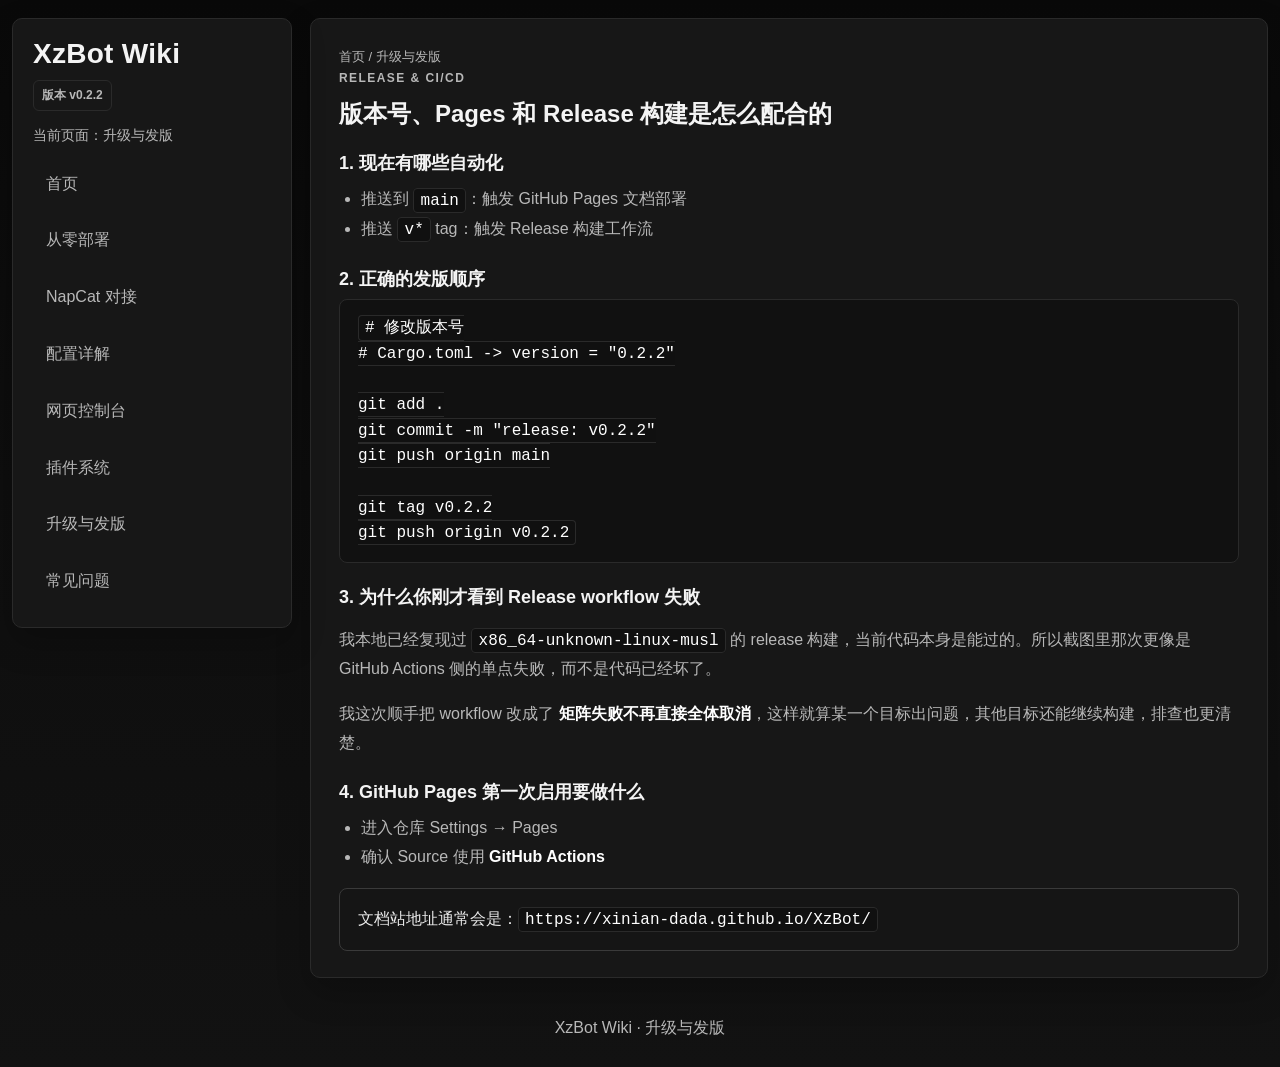
<file: docs/release/index.html>
<!doctype html>
<html lang="zh-CN">
<head>
  <meta charset="utf-8" />
  <meta name="viewport" content="width=device-width, initial-scale=1" />
  <title>升级与发版 · XzBot Wiki</title>
  <link rel="stylesheet" href="../assets/site.css" />
  <script defer src="../assets/site.js"></script>
</head>
<body>
  <div class="layout">
    <aside class="sidebar">
      <div class="brand">XzBot Wiki</div>
      <div class="version">版本 v0.2.2</div>
      <div class="desc">当前页面：升级与发版</div>
      <nav class="nav-group">
        <a class="nav-link" href="../">首页</a>
        <a class="nav-link" href="../getting-started/">从零部署</a>
        <a class="nav-link" href="../napcat/">NapCat 对接</a>
        <a class="nav-link" href="../configuration/">配置详解</a>
        <a class="nav-link" href="../console/">网页控制台</a>
        <a class="nav-link" href="../plugins/">插件系统</a>
        <a class="nav-link" href="./" data-nav="/XzBot/release/">升级与发版</a>
        <a class="nav-link" href="../faq/">常见问题</a>
      </nav>
    </aside>
    <main class="main">
      <section class="panel">
        <div class="breadcrumb">首页 / 升级与发版</div>
        <div class="kicker">Release & CI/CD</div>
        <h2>版本号、Pages 和 Release 构建是怎么配合的</h2>

        <h3>1. 现在有哪些自动化</h3>
        <ul>
          <li>推送到 <code>main</code>：触发 GitHub Pages 文档部署</li>
          <li>推送 <code>v*</code> tag：触发 Release 构建工作流</li>
        </ul>

        <h3>2. 正确的发版顺序</h3>
        <pre><code># 修改版本号
# Cargo.toml -> version = "0.2.2"

git add .
git commit -m "release: v0.2.2"
git push origin main

git tag v0.2.2
git push origin v0.2.2</code></pre>

        <h3>3. 为什么你刚才看到 Release workflow 失败</h3>
        <p>我本地已经复现过 <code>x86_64-unknown-linux-musl</code> 的 release 构建，当前代码本身是能过的。所以截图里那次更像是 GitHub Actions 侧的单点失败，而不是代码已经坏了。</p>
        <p>我这次顺手把 workflow 改成了 <strong>矩阵失败不再直接全体取消</strong>，这样就算某一个目标出问题，其他目标还能继续构建，排查也更清楚。</p>

        <h3>4. GitHub Pages 第一次启用要做什么</h3>
        <ul>
          <li>进入仓库 Settings → Pages</li>
          <li>确认 Source 使用 <strong>GitHub Actions</strong></li>
        </ul>
        <div class="callout">文档站地址通常会是：<code>https://xinian-dada.github.io/XzBot/</code></div>
      </section>
    </main>
  </div>
  <div class="footer">XzBot Wiki · 升级与发版</div>
</body>
</html>
</file>
<file: docs/assets/site.css>
:root {
  --bg: #0d0d0d;
  --bg-soft: #141414;
  --panel: #171717;
  --panel-strong: #1d1d1d;
  --line: #2a2a2a;
  --line-strong: #3a3a3a;
  --text: #f4f4f4;
  --muted: #b8b8b8;
  --accent: #ffffff;
  --accent-strong: #d8d8d8;
  --ok: #dedede;
  --warn: #c8c8c8;
  --danger: #ababab;
  --shadow: 0 14px 34px rgba(0, 0, 0, 0.24);
  --radius: 10px;
  --radius-sm: 6px;
  --code: #111111;
}

* {
  box-sizing: border-box;
}

html {
  scroll-behavior: smooth;
}

body {
  margin: 0;
  color: var(--text);
  background: linear-gradient(180deg, #090909 0%, #0e0e0e 45%, #121212 100%);
  font: 16px/1.8 -apple-system, BlinkMacSystemFont, "Segoe UI", "PingFang SC",
    "Noto Sans SC", "Microsoft YaHei", sans-serif;
}

a {
  color: var(--text);
  text-decoration: none;
  text-underline-offset: 2px;
}

a:hover {
  text-decoration: underline;
}

strong {
  color: #ffffff;
}

code,
pre {
  font-family: "SFMono-Regular", "JetBrains Mono", "Menlo", "Consolas",
    monospace;
}

code {
  background: #101010;
  border: 1px solid var(--line);
  border-radius: 4px;
  padding: 0.16em 0.38em;
  color: #ffffff;
}

pre {
  margin: 0;
  padding: 16px 18px;
  overflow: auto;
  background: var(--code);
  border: 1px solid var(--line);
  border-radius: 8px;
  color: #eeeeee;
  line-height: 1.6;
}

.layout {
  width: min(1320px, calc(100vw - 24px));
  margin: 0 auto;
  display: grid;
  grid-template-columns: 280px minmax(0, 1fr);
  gap: 18px;
  padding: 18px 0 28px;
}

.sidebar,
.hero,
.panel,
.card,
.doc {
  background: var(--panel);
  border: 1px solid var(--line);
  box-shadow: var(--shadow);
}

.sidebar {
  position: sticky;
  top: 16px;
  align-self: start;
  padding: 20px;
  border-radius: var(--radius);
}

.brand {
  font-size: 28px;
  font-weight: 700;
  line-height: 1.1;
  letter-spacing: 0.01em;
}

.version {
  display: inline-block;
  margin-top: 10px;
  padding: 4px 8px;
  border: 1px solid var(--line);
  border-radius: 6px;
  color: var(--muted);
  font-size: 12px;
  font-weight: 600;
}

.sidebar .desc {
  margin-top: 12px;
  color: var(--muted);
  font-size: 14px;
}

.nav-title {
  margin-top: 18px;
  color: var(--muted);
  font-size: 12px;
  font-weight: 700;
  letter-spacing: 0.12em;
  text-transform: uppercase;
}

.nav-group {
  margin-top: 10px;
  display: grid;
  gap: 6px;
}

.nav-link {
  display: block;
  padding: 10px 12px;
  border-radius: 6px;
  color: var(--muted);
  border: 1px solid transparent;
  background: transparent;
  transition:
    background-color 0.15s ease,
    border-color 0.15s ease,
    color 0.15s ease;
}

.nav-link:hover,
.nav-link.active {
  color: var(--text);
  background: #1c1c1c;
  border-color: var(--line-strong);
  text-decoration: none;
}

.main {
  min-width: 0;
}

.doc {
  padding: 28px 30px 34px;
  border-radius: var(--radius);
}

.hero,
.panel,
.card {
  border-radius: var(--radius);
}

.hero {
  padding: 28px;
}

.hero h1,
.doc h1 {
  margin: 8px 0 0;
  font-size: clamp(34px, 4vw, 52px);
  line-height: 1.08;
}

.hero p {
  margin: 16px 0 0;
  color: var(--muted);
  max-width: 860px;
  font-size: 18px;
}

.doc .lead {
  margin: 16px 0 0;
  color: var(--muted);
  font-size: 18px;
  max-width: 920px;
}

.doc .meta {
  margin-top: 10px;
  color: var(--muted);
  font-size: 14px;
}

.hero-actions {
  margin-top: 22px;
  display: flex;
  flex-wrap: wrap;
  gap: 10px;
}

.btn {
  display: inline-flex;
  align-items: center;
  gap: 8px;
  padding: 11px 14px;
  border-radius: 6px;
  border: 1px solid var(--line);
  font-weight: 600;
}

.btn.primary {
  background: #f0f0f0;
  color: #111111;
  border-color: #f0f0f0;
}

.btn.secondary {
  background: #161616;
  color: var(--text);
}

.grid {
  display: grid;
  gap: 18px;
  grid-template-columns: repeat(12, minmax(0, 1fr));
}

.card {
  padding: 22px;
}

.card.span-4 {
  grid-column: span 4;
}

.card.span-6 {
  grid-column: span 6;
}

.card.span-12 {
  grid-column: span 12;
}

.kicker {
  color: var(--muted);
  font-size: 12px;
  letter-spacing: 0.12em;
  text-transform: uppercase;
  font-weight: 700;
}

.card h2,
.panel h2,
.doc h2 {
  margin: 10px 0 0;
  font-size: 24px;
  line-height: 1.2;
}

.card h3,
.panel h3,
.doc h3 {
  margin: 22px 0 8px;
  font-size: 18px;
  line-height: 1.35;
}

.card p,
.panel p,
.doc p,
.panel li,
.doc li,
.card li {
  color: var(--muted);
}

.panel {
  padding: 26px 28px;
}

.panel ul,
.panel ol,
.doc ul,
.doc ol {
  margin: 10px 0 0;
  padding-left: 22px;
}

.panel blockquote,
.doc blockquote {
  margin: 16px 0 0;
  padding: 14px 16px;
  border-left: 3px solid var(--line-strong);
  background: #151515;
  color: #e6e6e6;
  border-radius: 0;
}

.callout {
  margin-top: 16px;
  padding: 16px 18px;
  border: 1px solid var(--line-strong);
  border-radius: 8px;
  background: #151515;
  color: #eaeaea;
}

.callout.warn,
.callout.danger {
  background: #161616;
  border-color: var(--line-strong);
  color: #f0f0f0;
}

.table-wrap {
  overflow: auto;
  border: 1px solid var(--line);
  border-radius: 8px;
}

table {
  width: 100%;
  border-collapse: collapse;
  min-width: 720px;
  background: #111111;
}

th,
td {
  padding: 13px 16px;
  border-bottom: 1px solid var(--line);
  text-align: left;
  vertical-align: top;
}

th {
  color: var(--muted);
  font-size: 12px;
  text-transform: uppercase;
  letter-spacing: 0.12em;
  font-weight: 700;
}

.page-head {
  display: flex;
  justify-content: space-between;
  gap: 16px;
  align-items: flex-start;
  flex-wrap: wrap;
}

.breadcrumb {
  color: var(--muted);
  font-size: 13px;
}

.toc {
  padding: 16px 18px;
  background: #151515;
  border: 1px solid var(--line);
  border-radius: 8px;
  min-width: 220px;
}

.toc ul {
  margin: 8px 0 0;
  padding-left: 18px;
}

.toc a {
  color: var(--text);
}

.doc hr {
  margin: 28px 0;
  border: 0;
  border-top: 1px solid var(--line);
}

.doc h2,
.doc h3 {
  scroll-margin-top: 24px;
}

.footer {
  text-align: center;
  color: var(--muted);
  padding: 8px 18px 28px;
}

@media (max-width: 1100px) {
  .layout {
    grid-template-columns: 1fr;
  }

  .sidebar {
    position: static;
  }

  .toc {
    width: 100%;
  }
}

@media (max-width: 760px) {
  .hero,
  .panel,
  .card,
  .sidebar,
  .doc {
    padding: 18px;
  }

  .grid {
    grid-template-columns: 1fr;
  }

  .card.span-4,
  .card.span-6,
  .card.span-12 {
    grid-column: auto;
  }

  .hero p,
  .doc .lead {
    font-size: 16px;
  }

  .layout {
    width: min(100vw - 16px, 1320px);
    padding-top: 10px;
  }

  .brand {
    font-size: 24px;
  }
}
</file>
